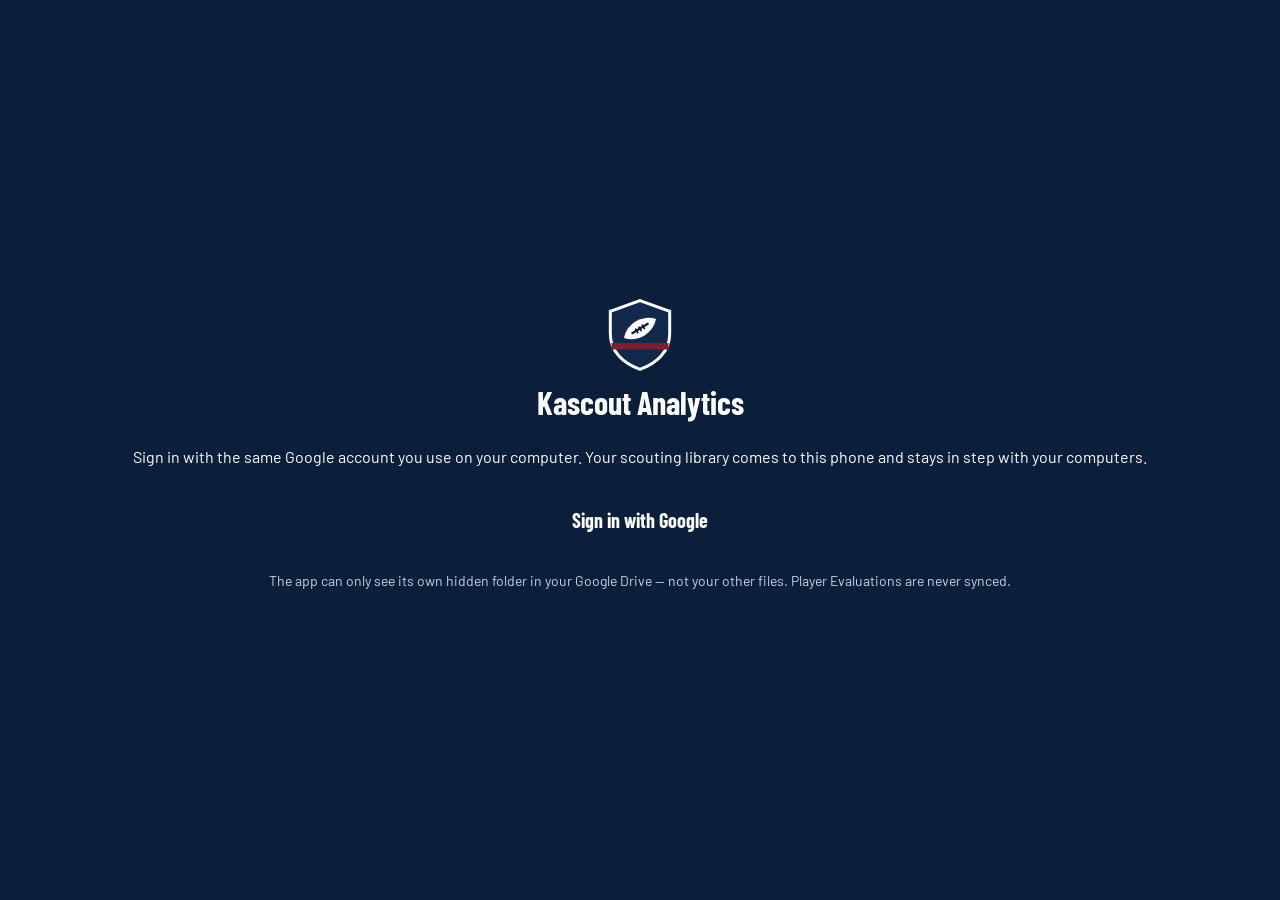
<file: index.html>
<!doctype html>
<html lang="en">
  <head>
    <meta charset="UTF-8" />
    <meta http-equiv="Content-Security-Policy" content="default-src 'self'; script-src 'self'; style-src 'self' 'unsafe-inline'; img-src 'self' data: blob:; font-src 'self' data:; connect-src 'self' https://oauth2.googleapis.com https://www.googleapis.com; frame-src 'self' blob: about:; worker-src 'self'; object-src 'none'; base-uri 'self'; form-action 'none'" />
    <meta name="viewport" content="width=device-width, initial-scale=1, viewport-fit=cover" />
    <meta name="referrer" content="no-referrer" />
    <meta name="theme-color" content="#0B1F3A" />
    <meta name="apple-mobile-web-app-capable" content="yes" />
    <meta name="mobile-web-app-capable" content="yes" />
    <meta name="apple-mobile-web-app-status-bar-style" content="black-translucent" />
    <meta name="apple-mobile-web-app-title" content="Kascout" />
    <link rel="apple-touch-icon" href="./apple-touch-icon.png" />
    <link rel="icon" href="./icon-192.png" />
    <link rel="manifest" href="./manifest.webmanifest" />
    <title>Kascout Analytics</title>
    <script type="module" crossorigin src="./main-CSkArC_K.js"></script>
    <link rel="modulepreload" crossorigin href="./modulepreload-polyfill-B5Qt9EMX.js">
    <link rel="stylesheet" crossorigin href="./main-DkohacKv.css">
  </head>
  <body>
    <div id="root"></div>
  </body>
</html>
</file>
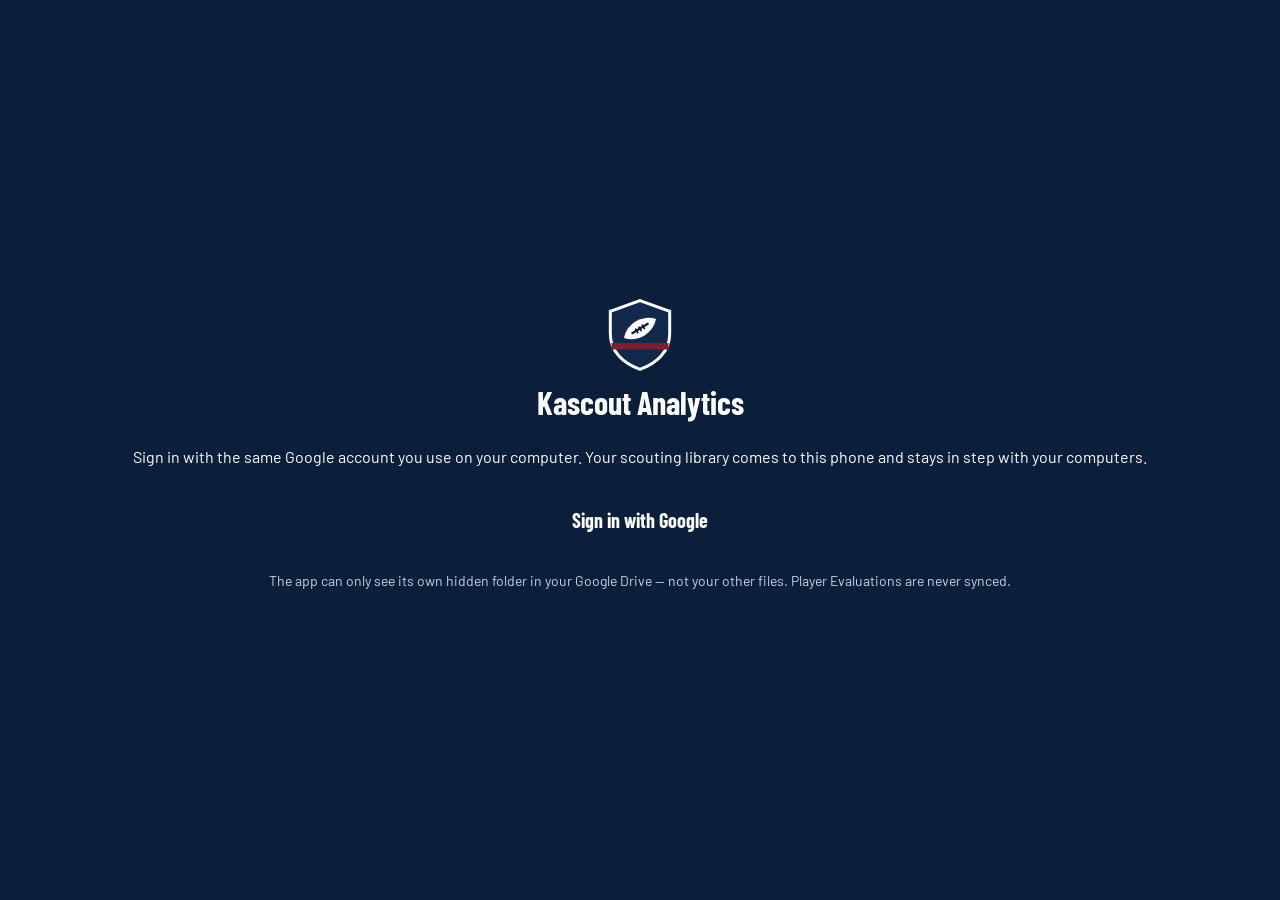
<file: oauth-callback.html>
<!doctype html>
<html lang="en">
  <head>
    <meta charset="UTF-8" />
    <meta http-equiv="Content-Security-Policy" content="default-src 'none'; script-src 'self'; style-src 'unsafe-inline'" />
    <meta name="viewport" content="width=device-width, initial-scale=1" />
    <meta name="referrer" content="no-referrer" />
    <title>Signing in…</title>
    <script type="module" crossorigin src="./callback-7CSqoSrx.js"></script>
    <link rel="modulepreload" crossorigin href="./modulepreload-polyfill-B5Qt9EMX.js">
  </head>
  <body style="font-family: -apple-system, system-ui, sans-serif; background: #0b1f3a; color: #fff; display: grid; place-items: center; height: 100vh; margin: 0">
    <p id="msg">Signing in…</p>
  </body>
</html>
</file>
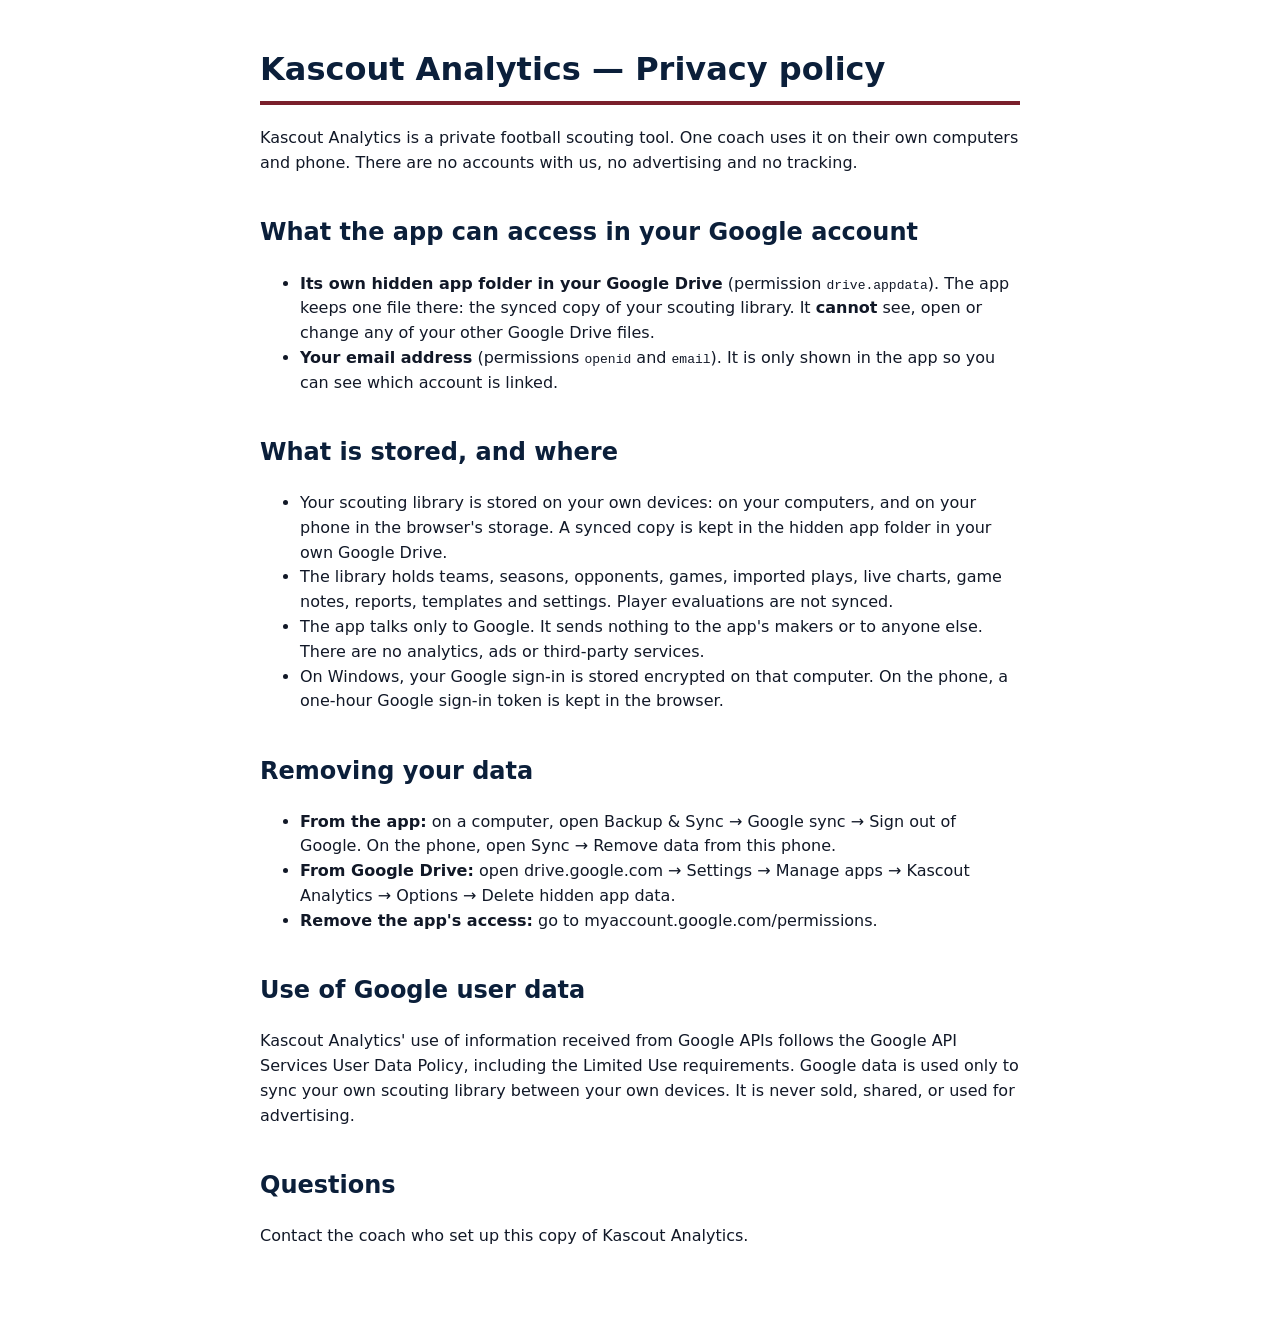
<file: privacy.html>
<!doctype html>
<html lang="en">
  <head>
    <meta charset="utf-8" />
    <meta name="viewport" content="width=device-width, initial-scale=1" />
    <title>Privacy policy — Kascout Analytics</title>
    <style>
      body { font-family: -apple-system, system-ui, Segoe UI, Arial, sans-serif; max-width: 760px; margin: 0 auto; padding: 24px 20px 60px; line-height: 1.55; color: #111827; }
      h1 { color: #0b1f3a; border-bottom: 4px solid #7a1f2b; padding-bottom: 6px; }
      h2 { color: #0b1f3a; margin-top: 1.6em; }
    </style>
  </head>
  <body>
    <h1>Kascout Analytics — Privacy policy</h1>
    <p>Kascout Analytics is a private football scouting tool. One coach uses it on their own computers and phone. There are no accounts with us, no advertising and no tracking.</p>

    <h2>What the app can access in your Google account</h2>
    <ul>
      <li><b>Its own hidden app folder in your Google Drive</b> (permission <code>drive.appdata</code>). The app keeps one file there: the synced copy of your scouting library. It <b>cannot</b> see, open or change any of your other Google Drive files.</li>
      <li><b>Your email address</b> (permissions <code>openid</code> and <code>email</code>). It is only shown in the app so you can see which account is linked.</li>
    </ul>

    <h2>What is stored, and where</h2>
    <ul>
      <li>Your scouting library is stored on your own devices: on your computers, and on your phone in the browser's storage. A synced copy is kept in the hidden app folder in your own Google Drive.</li>
      <li>The library holds teams, seasons, opponents, games, imported plays, live charts, game notes, reports, templates and settings. Player evaluations are not synced.</li>
      <li>The app talks only to Google. It sends nothing to the app's makers or to anyone else. There are no analytics, ads or third-party services.</li>
      <li>On Windows, your Google sign-in is stored encrypted on that computer. On the phone, a one-hour Google sign-in token is kept in the browser.</li>
    </ul>

    <h2>Removing your data</h2>
    <ul>
      <li><b>From the app:</b> on a computer, open Backup &amp; Sync → Google sync → Sign out of Google. On the phone, open Sync → Remove data from this phone.</li>
      <li><b>From Google Drive:</b> open drive.google.com → Settings → Manage apps → Kascout Analytics → Options → Delete hidden app data.</li>
      <li><b>Remove the app's access:</b> go to myaccount.google.com/permissions.</li>
    </ul>

    <h2>Use of Google user data</h2>
    <p>Kascout Analytics' use of information received from Google APIs follows the Google API Services User Data Policy, including the Limited Use requirements. Google data is used only to sync your own scouting library between your own devices. It is never sold, shared, or used for advertising.</p>

    <h2>Questions</h2>
    <p>Contact the coach who set up this copy of Kascout Analytics.</p>
  </body>
</html>
</file>
<file: main-DkohacKv.css>
@font-face{font-family:Barlow;font-style:normal;font-display:swap;font-weight:400;src:url(./barlow-vietnamese-400-normal-Dpl4UHAZ.woff2) format("woff2"),url(./barlow-vietnamese-400-normal-BFeobeCK.woff) format("woff");unicode-range:U+0102-0103,U+0110-0111,U+0128-0129,U+0168-0169,U+01A0-01A1,U+01AF-01B0,U+0300-0301,U+0303-0304,U+0308-0309,U+0323,U+0329,U+1EA0-1EF9,U+20AB}@font-face{font-family:Barlow;font-style:normal;font-display:swap;font-weight:400;src:url(./barlow-latin-ext-400-normal-HxX4XjxC.woff2) format("woff2"),url(./barlow-latin-ext-400-normal-CvBsJvxq.woff) format("woff");unicode-range:U+0100-02BA,U+02BD-02C5,U+02C7-02CC,U+02CE-02D7,U+02DD-02FF,U+0304,U+0308,U+0329,U+1D00-1DBF,U+1E00-1E9F,U+1EF2-1EFF,U+2020,U+20A0-20AB,U+20AD-20C0,U+2113,U+2C60-2C7F,U+A720-A7FF}@font-face{font-family:Barlow;font-style:normal;font-display:swap;font-weight:400;src:url(./barlow-latin-400-normal-qiz4-Cze.woff2) format("woff2"),url(./barlow-latin-400-normal-fsAxiSwU.woff) format("woff");unicode-range:U+0000-00FF,U+0131,U+0152-0153,U+02BB-02BC,U+02C6,U+02DA,U+02DC,U+0304,U+0308,U+0329,U+2000-206F,U+20AC,U+2122,U+2191,U+2193,U+2212,U+2215,U+FEFF,U+FFFD}@font-face{font-family:Barlow;font-style:normal;font-display:swap;font-weight:600;src:url(./barlow-vietnamese-600-normal-DcjprdFV.woff2) format("woff2"),url(./barlow-vietnamese-600-normal-CA_GiK2e.woff) format("woff");unicode-range:U+0102-0103,U+0110-0111,U+0128-0129,U+0168-0169,U+01A0-01A1,U+01AF-01B0,U+0300-0301,U+0303-0304,U+0308-0309,U+0323,U+0329,U+1EA0-1EF9,U+20AB}@font-face{font-family:Barlow;font-style:normal;font-display:swap;font-weight:600;src:url(./barlow-latin-ext-600-normal-B8NK_A3D.woff2) format("woff2"),url(./barlow-latin-ext-600-normal-DMVRjfRT.woff) format("woff");unicode-range:U+0100-02BA,U+02BD-02C5,U+02C7-02CC,U+02CE-02D7,U+02DD-02FF,U+0304,U+0308,U+0329,U+1D00-1DBF,U+1E00-1E9F,U+1EF2-1EFF,U+2020,U+20A0-20AB,U+20AD-20C0,U+2113,U+2C60-2C7F,U+A720-A7FF}@font-face{font-family:Barlow;font-style:normal;font-display:swap;font-weight:600;src:url(./barlow-latin-600-normal-DILqtrty.woff2) format("woff2"),url(./barlow-latin-600-normal-CNwfPWQD.woff) format("woff");unicode-range:U+0000-00FF,U+0131,U+0152-0153,U+02BB-02BC,U+02C6,U+02DA,U+02DC,U+0304,U+0308,U+0329,U+2000-206F,U+20AC,U+2122,U+2191,U+2193,U+2212,U+2215,U+FEFF,U+FFFD}@font-face{font-family:Barlow Condensed;font-style:normal;font-display:swap;font-weight:700;src:url(./barlow-condensed-vietnamese-700-normal-DYeBwlKR.woff2) format("woff2"),url(./barlow-condensed-vietnamese-700-normal-DhIzd8Tb.woff) format("woff");unicode-range:U+0102-0103,U+0110-0111,U+0128-0129,U+0168-0169,U+01A0-01A1,U+01AF-01B0,U+0300-0301,U+0303-0304,U+0308-0309,U+0323,U+0329,U+1EA0-1EF9,U+20AB}@font-face{font-family:Barlow Condensed;font-style:normal;font-display:swap;font-weight:700;src:url(./barlow-condensed-latin-ext-700-normal-CwuXbfVR.woff2) format("woff2"),url(./barlow-condensed-latin-ext-700-normal-BIHFfxf0.woff) format("woff");unicode-range:U+0100-02BA,U+02BD-02C5,U+02C7-02CC,U+02CE-02D7,U+02DD-02FF,U+0304,U+0308,U+0329,U+1D00-1DBF,U+1E00-1E9F,U+1EF2-1EFF,U+2020,U+20A0-20AB,U+20AD-20C0,U+2113,U+2C60-2C7F,U+A720-A7FF}@font-face{font-family:Barlow Condensed;font-style:normal;font-display:swap;font-weight:700;src:url(./barlow-condensed-latin-700-normal-v1xN8_Wq.woff2) format("woff2"),url(./barlow-condensed-latin-700-normal-Dmwat-ge.woff) format("woff");unicode-range:U+0000-00FF,U+0131,U+0152-0153,U+02BB-02BC,U+02C6,U+02DA,U+02DC,U+0304,U+0308,U+0329,U+2000-206F,U+20AC,U+2122,U+2191,U+2193,U+2212,U+2215,U+FEFF,U+FFFD}@font-face{font-family:Barlow Condensed;font-style:normal;font-display:swap;font-weight:800;src:url(./barlow-condensed-vietnamese-800-normal-CpjukuLw.woff2) format("woff2"),url(./barlow-condensed-vietnamese-800-normal-BZxKbt5V.woff) format("woff");unicode-range:U+0102-0103,U+0110-0111,U+0128-0129,U+0168-0169,U+01A0-01A1,U+01AF-01B0,U+0300-0301,U+0303-0304,U+0308-0309,U+0323,U+0329,U+1EA0-1EF9,U+20AB}@font-face{font-family:Barlow Condensed;font-style:normal;font-display:swap;font-weight:800;src:url(./barlow-condensed-latin-ext-800-normal-DGNyg4u8.woff2) format("woff2"),url(./barlow-condensed-latin-ext-800-normal-gY_0Gifi.woff) format("woff");unicode-range:U+0100-02BA,U+02BD-02C5,U+02C7-02CC,U+02CE-02D7,U+02DD-02FF,U+0304,U+0308,U+0329,U+1D00-1DBF,U+1E00-1E9F,U+1EF2-1EFF,U+2020,U+20A0-20AB,U+20AD-20C0,U+2113,U+2C60-2C7F,U+A720-A7FF}@font-face{font-family:Barlow Condensed;font-style:normal;font-display:swap;font-weight:800;src:url(./barlow-condensed-latin-800-normal-BKzMuPgK.woff2) format("woff2"),url(./barlow-condensed-latin-800-normal-e9GbPXiK.woff) format("woff");unicode-range:U+0000-00FF,U+0131,U+0152-0153,U+02BB-02BC,U+02C6,U+02DA,U+02DC,U+0304,U+0308,U+0329,U+2000-206F,U+20AC,U+2122,U+2191,U+2193,U+2212,U+2215,U+FEFF,U+FFFD}:root{--navy: #0b1f3a;--navy2: #13305a;--maroon: #7a1f2b;--bg: #f2f4f8;--card: #ffffff;--line: #d9dee7;--text: #111827;--muted: #6b7280;--ok: #15803d;--warn: #b45309;--err: #b91c1c;color-scheme:light}*{box-sizing:border-box;-webkit-tap-highlight-color:transparent}html,body{margin:0;background:var(--bg);color:var(--text);font-family:Barlow,-apple-system,system-ui,sans-serif;font-size:16px}h1,h2,h3,.brand,.btn,.seg button,.tabbar button,.syncchip{font-family:Barlow Condensed,Barlow,system-ui,sans-serif}h1{font-size:24px;margin:0}h2{font-size:20px;margin:18px 0 6px;text-transform:uppercase;letter-spacing:.04em;color:var(--navy)}h3{font-size:18px;margin:0 0 8px;text-transform:uppercase;letter-spacing:.03em;color:var(--navy)}.boot{display:grid;place-items:center;height:100vh;color:#fff;background:var(--navy)}.app{min-height:100vh;padding-bottom:calc(64px + env(safe-area-inset-bottom))}main{padding:12px;max-width:760px;margin:0 auto}.topbar{position:sticky;top:0;z-index:5;display:flex;align-items:center;justify-content:space-between;gap:8px;background:var(--navy);color:#fff;padding:calc(8px + env(safe-area-inset-top)) 12px 8px;border-bottom:3px solid var(--maroon)}.brand{display:flex;align-items:center;gap:8px;font-weight:800;font-size:19px;letter-spacing:.02em}.logo{display:inline-grid;place-items:center;width:30px;height:30px;border-radius:6px;background:var(--maroon);color:#fff;font-family:Barlow Condensed,sans-serif;font-weight:800}.logo.xl{width:72px;height:72px;font-size:34px;border-radius:14px}.mark{flex:none}.syncchip{border:1px solid rgba(255,255,255,.35);background:transparent;color:#fff;border-radius:99px;padding:6px 10px;font-size:14px;display:inline-flex;gap:6px;align-items:center}.syncchip.offline{border-color:#fbbf24;color:#fde68a}.syncchip.error,.syncchip.signin{border-color:#fca5a5;color:#fecaca}.syncchip .dot{background:var(--maroon);color:#fff;border-radius:99px;padding:0 6px;font-size:12px}.tabbar{position:fixed;bottom:0;left:0;right:0;display:grid;grid-template-columns:repeat(3,1fr);background:#fff;border-top:1px solid var(--line);padding-bottom:env(safe-area-inset-bottom);z-index:5}.tabbar button{border:0;background:none;padding:14px 0;font-size:17px;font-weight:700;color:var(--muted)}.tabbar button.on{color:var(--navy);box-shadow:inset 0 3px 0 var(--maroon)}.stack{display:flex;flex-direction:column;gap:12px}.card{background:var(--card);border:1px solid var(--line);border-radius:12px;padding:14px}.card.warn{border-color:#f5c46a;background:#fff8e8}.card.next .eyebrow{text-transform:uppercase;font-size:13px;color:var(--maroon);font-weight:700;letter-spacing:.06em}.card.next .title{font-family:Barlow Condensed,sans-serif;font-size:28px;font-weight:800;color:var(--navy)}.row{display:flex;gap:8px;align-items:center;flex-wrap:wrap;margin-top:8px}.grow{flex:1;min-width:0}.btn{border:1px solid var(--line);background:#fff;color:var(--navy);border-radius:10px;padding:10px 14px;font-size:17px;font-weight:700}.btn.small{padding:6px 10px;font-size:15px}.btn.primary{background:var(--navy);border-color:var(--navy);color:#fff}.btn.danger{color:var(--err);border-color:#f3b4b4}.btn.big{padding:15px 18px;font-size:20px;width:100%}.btn:disabled{opacity:.5}.list{list-style:none;margin:0;padding:0;background:#fff;border:1px solid var(--line);border-radius:12px;overflow:hidden}.card .list{border:0;border-radius:0}.list li{display:flex;align-items:center;gap:10px;padding:12px 14px;border-bottom:1px solid var(--line)}.list li:last-child{border-bottom:0}.list li.col{flex-direction:column;align-items:stretch}.list li .row{margin-top:0}.chev{color:var(--muted);font-size:24px}.chip{align-self:flex-start;border:1px solid var(--line);border-radius:99px;background:#f8fafc;padding:5px 10px;font-size:14px;color:var(--navy)}.small{font-size:14px}.muted{color:var(--muted)}.center{text-align:center}.pad{padding:16px}.error-text{color:var(--err)}.warn-text{color:var(--warn)}.banner{padding:10px 12px;border-radius:10px;margin:8px 12px;font-size:15px}.banner.error{background:#fde8e8;color:var(--err)}.banner.warn{background:#fff4db;color:#7c4a03;margin:0 0 8px}.pagehead{display:flex;align-items:center;gap:8px}.pagehead h1{flex:1;font-size:22px}.back{border:0;background:none;font-size:34px;line-height:1;color:var(--navy);padding:0 6px 4px 0}.seg{display:flex;background:#e5e9f0;border-radius:10px;padding:3px;gap:3px;overflow-x:auto}.seg button{flex:1;border:0;background:none;padding:9px 6px;border-radius:8px;font-size:16px;font-weight:700;color:var(--navy);white-space:nowrap}.seg button.on{background:#fff;box-shadow:0 1px 3px #0000002e}.seg.small button{padding:7px 4px}.docwrap{width:100%;overflow:hidden;background:#fff;border:1px solid var(--line);border-radius:10px}.docwrap iframe{border:0;display:block;background:#fff}.welcome{min-height:100vh;display:flex;flex-direction:column;align-items:center;justify-content:center;text-align:center;gap:10px;padding:24px;background:var(--navy);color:#fff}.welcome h1{font-size:32px}.welcome .muted{color:#c7d2e4}.welcome details{margin-top:18px;color:#c7d2e4}.welcome details input{display:block;width:100%;margin:8px 0}.welcome .error-text{color:#fecaca}input,select,textarea{font:inherit;font-size:17px;padding:10px;border:1px solid #c4cbd8;border-radius:9px;background:#fff;color:var(--text);width:100%}textarea{resize:vertical}label,.field{display:flex;flex-direction:column;gap:4px;font-size:14px;font-weight:600;color:#374151}.chart{display:flex;flex-direction:column;gap:10px}.grid2,.grid3,.grid4{display:grid;gap:8px}.grid2{grid-template-columns:1fr 1fr}.grid3{grid-template-columns:1fr 1fr 1fr}.grid4{grid-template-columns:repeat(4,1fr)}.gamepick{font-weight:700;color:var(--navy)}.tbl{width:100%;border-collapse:collapse;font-size:15px}.tbl th{text-align:left;font-size:13px;text-transform:uppercase;color:var(--muted);border-bottom:2px solid var(--navy);padding:4px}.tbl td{border-bottom:1px solid var(--line);padding:6px 4px}.tbl tr.flag td{background:#fff4db}.call{display:inline-block;font-family:Barlow Condensed,sans-serif;font-weight:800;border:1px solid #111;border-radius:3px;padding:0 5px;font-size:14px}.call.run{background:#c0392b;color:#fff;border-color:#7f1d1d}.call.pass{background:#2e8b57;color:#fff;border-color:#14532d}.call.low{border-style:dashed;color:#4b5563;font-weight:600}.icon{border:0;background:none;font-size:18px;color:var(--muted);padding:6px 8px}.plays li{align-items:flex-start}.list li.on{background:#fdf2f3}.cardview{background:#fff;border:1px solid var(--line);border-radius:12px;overflow:hidden;touch-action:pan-y}.cv-head{display:flex;align-items:stretch;gap:0;background:var(--navy);color:#fff;border-bottom:3px solid var(--maroon)}.cv-no{display:grid;place-items:center;min-width:52px;background:var(--maroon);color:#fff;font-family:Barlow Condensed,sans-serif;font-weight:800;font-size:30px;padding:4px 8px}.cv-no.small{min-width:34px;font-size:20px;border-radius:6px;padding:2px 6px}.cv-head .grow{padding:8px 10px}.cv-title{font-family:Barlow Condensed,sans-serif;font-weight:800;font-size:22px;line-height:1.1;text-transform:uppercase}.cv-sub{font-size:14px;color:#c7d2e4;margin-top:2px}.cv-field svg{display:block;width:100%;height:auto}.cv-foot{padding:8px 12px 10px;border-top:1px solid var(--line);display:flex;flex-direction:column;gap:4px}.cv-note{font-weight:700;color:var(--maroon)}.cv-nav{display:flex;align-items:center;gap:8px}.cv-nav .btn{flex:1}.cv-pos{font-weight:700;color:var(--navy);min-width:70px;text-align:center}.cardfull{position:fixed;inset:0;z-index:50;background:#fff;overflow:hidden}.cv-rot{position:absolute;inset:0;display:flex;flex-direction:column;background:#fff;padding:env(safe-area-inset-top) env(safe-area-inset-right) env(safe-area-inset-bottom) env(safe-area-inset-left);touch-action:pan-y}@media(orientation:portrait){.cv-rot{inset:0 auto auto;left:100vw;width:100vh;height:100vw;transform:rotate(90deg);transform-origin:top left;padding:env(safe-area-inset-left) env(safe-area-inset-top) env(safe-area-inset-right) env(safe-area-inset-bottom)}}.cardfull .cv-title{font-size:26px}.cardfull .cv-field{flex:1;min-height:0;display:flex;align-items:center;justify-content:center}.cardfull .cv-field svg{width:100%;height:100%;max-height:100%}.cardfull .cv-note{padding:6px 12px 10px;font-size:18px}.cv-zone{position:absolute;top:70px;bottom:0;width:30%;border:0;background:transparent}.cv-zone.left{left:0}.cv-zone.right{right:0}.cv-exit{position:absolute;right:calc(8px + env(safe-area-inset-right));top:calc(8px + env(safe-area-inset-top));width:40px;height:40px;border-radius:99px;border:0;background:#ffffff2e;color:#fff;font-size:20px}.cv-count{position:absolute;right:12px;bottom:calc(8px + env(safe-area-inset-bottom));font-size:14px;color:var(--muted);font-weight:700}@media(orientation:landscape)and (max-height:520px){.cardview .cv-field svg{max-height:calc(100vh - 150px)}}
</file>
